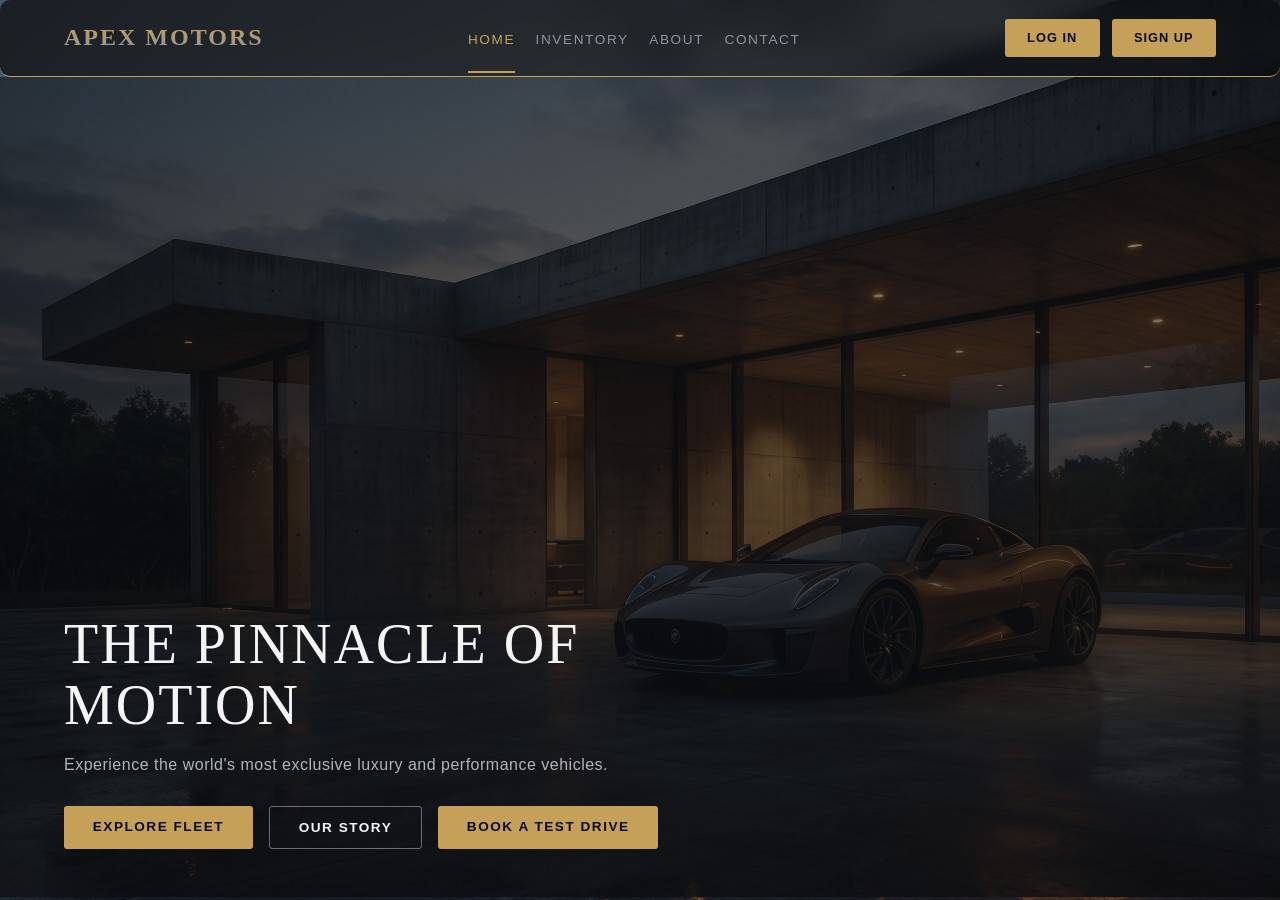
<file: index.html>
<!DOCTYPE html>
<html lang="en">
<head>
    <title>Document</title>
    <link rel="stylesheet" href="statics/css/index.css">
    <link rel="stylesheet" href="statics/css/navbar.css">
</head>
<body>
    
        <nav class="navbar">
            <a href="index.html" class="logo">Apex Motors</a>
            
             <div class="nav-links">
                <p><a href="index.html" class="active">Home</a></p>
                <p><a href="inventory.html">Inventory</a></p>
                <p><a href="about.html">About</a></p>
                <p><a href="contact.html">Contact</a></p>
            </div>
         
            <div class="nav-btns">
                <a href="dbInventory.html" class="nav-btn" id="ownerDashboardLink" hidden>OWNER DASHBOARD</a>
                <a href="API/logout.php" class="nav-btn" id="logoutLink" hidden>LOG OUT</a>
                <a href="login.html" class="nav-btn" id="loginLink">LOG IN</a>
                <a href="signup.html" class="nav-btn" id="signupLink">SIGN UP</a>
            </div>
        </nav>

        <section class="hero">
    <div class="hero-content">
        <h1>The Pinnacle of Motion</h1>
        <p>Experience the world's most exclusive luxury and performance vehicles.</p>
        <div class="hero-buttons">
            <a href="inventory.html" class="btn-primary">Explore Fleet</a>
            <a href="about.html" class="btn-secondary">Our Story</a>
            <a href="reservation.html" class="btn-ternary">Book a Test Drive</a>
        </div>
    </div>
</section>

<script src="statics/js/index.js" defer></script>
</body>
</html>
</file>
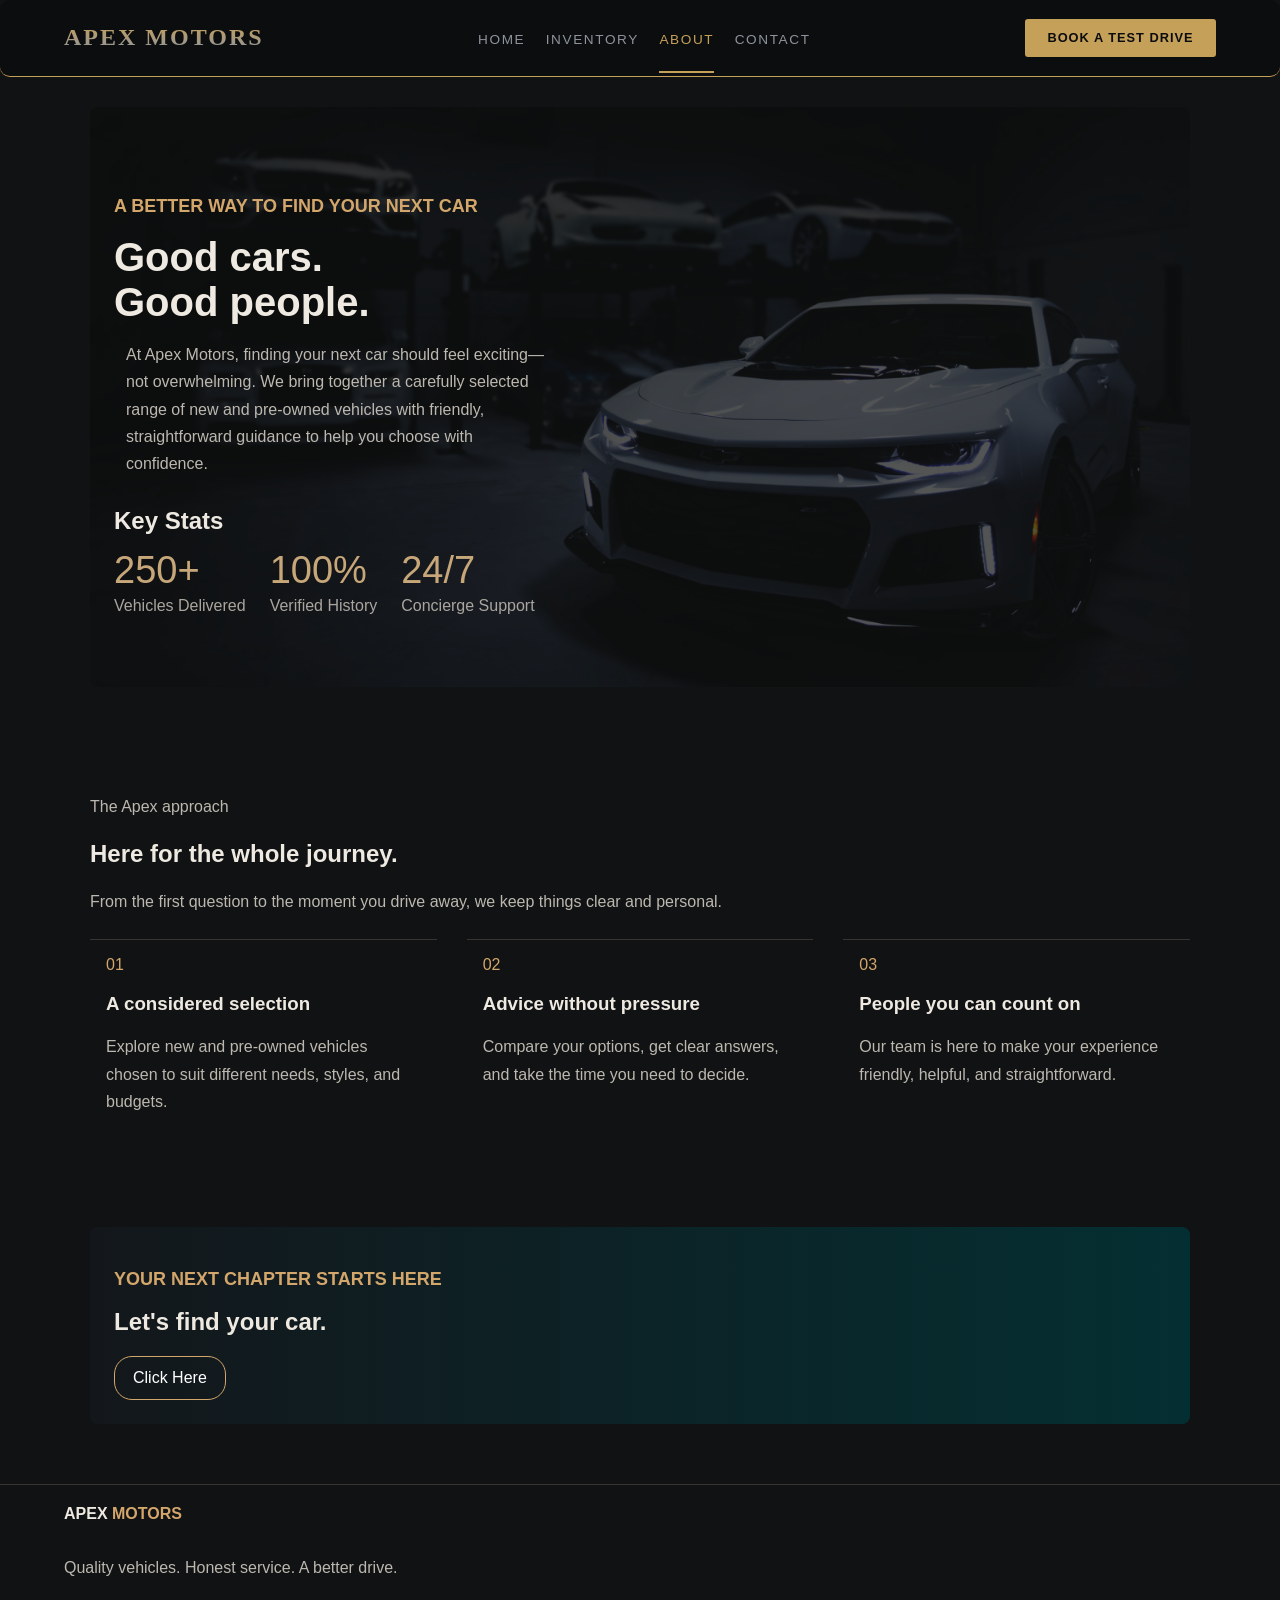
<file: about.html>
<!DOCTYPE html>
<html lang="en">
<head>
  <meta charset="UTF-8" />
  <meta name="viewport" content="width=device-width, initial-scale=1.0" />
  <meta name="description" content="Get to know Apex Motors and our approach to helping you find the right car." />
  <title> About Us </title>
  <link rel="stylesheet" href="statics/css/about.css" />
  <link rel="stylesheet" href="statics/css/navbar.css" />
</head>

<body class="about-page">
    <nav class="navbar" >
      <a href="index.html" class="logo">Apex Motors</a>
        <div class="nav-links">
            <p><a href="index.html">Home</a></p>
            <p><a href="inventory.html">Inventory</a></p>
            <p><a href="about.html" class="active" >About</a></p>
            <p><a href="contact.html">Contact</a></p>
        </div>
      <a href="reservation.html" class="nav-btn">Book a Test Drive</a>
    </nav>
 

  <main>
    <section class="about-section" >
    <div class="about-copy">
        <p class="about-para1">A better way to find your next car</p>
        <h1 id="about-title">Good cars.<br> Good people.</h1>
        <p class="about-introduction">
          At Apex Motors, finding your next car should feel exciting—not overwhelming.
          We bring together a carefully selected range of new and pre-owned vehicles
          with friendly, straightforward guidance to help you choose with confidence.
        </p>

        <section class="key-stats">
            <h2>Key Stats</h2>

            <div class="stats">
                <div>
                <span>250+</span>
                <span>Vehicles Delivered</span>
                </div>

                <div>
                <span>100%</span>
                <span>Verified History</span>
                </div>

                <div>
                <span>24/7</span>
                <span>Concierge Support</span>
                </div>
            </div>
        </section>
            
    </div>

      <figure class="about-photo">
        <img
          src="statics/image/aboutcar.avif" />
        
      </figure>
    </section>

<section class="about-values" >
      <div class="about-section-heading">
        <p class="about-eyebrow">The Apex approach</p>
         <h2 id="values-title">Here for the whole journey.</h2>
        <p>From the first question to the moment you drive away, we keep things clear and personal.</p>
      </div>

    <div class="about-grid">
        <div class="about-card">
            <span class="about-number" >01</span>
           <h3>A considered selection</h3>
          <p>Explore new and pre-owned vehicles chosen to suit different needs, styles, and budgets.</p>
        </div>

        <div  class="about-card">
          <span class="about-number" >02</span>
               <h3>Advice without pressure</h3>
             <p>Compare your options, get clear answers, and take the time you need to decide.</p>
        </div>

        <div class="about-card">
          <span class="about-number" >03</span>
             <h3>People you can count on</h3>
           <p>Our team is here to make your experience friendly, helpful, and straightforward.</p>
        </div>
    </div>

</section>

    <section class="about-cta" >
            <div>
                   <p class="about-para2">Your next chapter starts here</p>
                 <h2 id="h2">Let's find your car.</h2>
            </div>
       <a class="about-button-light"  href="inventory.html">Click Here </a>
    </section>
  </main>

  <footer class="about-footer">
         <a class="about-brand" >APEX <span>MOTORS</span></a>
         <p>Quality vehicles. Honest service. A better drive.</p>
  </footer>

</body>
</html>
</file>
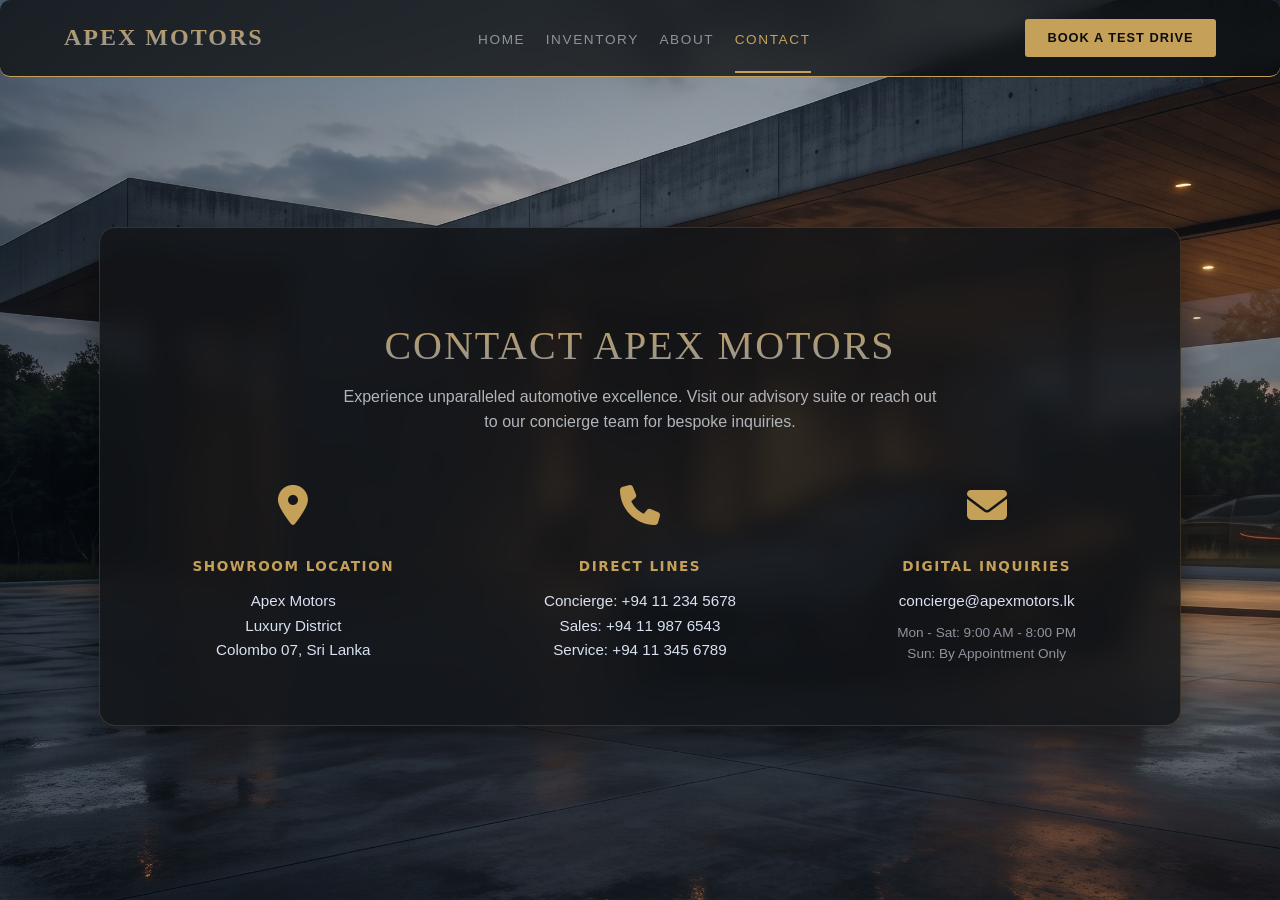
<file: contact.html>
<!DOCTYPE html>
<html lang="en">
<head>
    <meta charset="UTF-8">
    <meta name="viewport" content="width=device-width, initial-scale=1.0">
    <title>Contact | Apex Motors</title>
    <link rel="stylesheet" href="statics/css/index.css">
    <link rel="stylesheet" href="statics/css/contact.css">
    <link rel="stylesheet" href="statics/css/navbar.css" />
    <link rel="stylesheet" href="https://cdnjs.cloudflare.com/ajax/libs/font-awesome/6.7.2/css/all.min.css">
</head>
<body class="contact-page">
    
    <!-- Navigation Bar  -->
    <nav class="navbar">
        <a href="index.html" class="logo">Apex Motors</a>
        
        <div class="nav-links">
            <p><a href="index.html">Home</a></p>
            <p><a href="inventory.html">Inventory</a></p>
            <p><a href="about.html">About</a></p>
            <p><a href="contact.html" class="active">Contact</a></p>
        </div>
     
        <a href="reservation.html" class="nav-btn">Book a Test Drive</a>
    </nav>

    <!-- Contact Content -->
    <div class="contact-container">
        <div class="contact-card">
            
            <div class="contact-header">
                <h2>Contact Apex Motors</h2>
                <p>Experience unparalleled automotive excellence. Visit our advisory suite or reach out to our concierge team for bespoke inquiries.</p>
            </div>

            <div class="contact-grid">
                <!-- Location -->
                <div class="contact-item">
                    <i class="fa-solid fa-location-dot contact-icon"></i>
                    <h3>Showroom Location</h3>
                    <p>Apex Motors<br>Luxury District<br>Colombo 07, Sri Lanka</p>
                </div>

                <!-- Direct Lines -->
                <div class="contact-item">
                    <i class="fa-solid fa-phone contact-icon"></i>
                    <h3>Direct Lines</h3>
                    <p>Concierge: +94 11 234 5678<br>Sales: +94 11 987 6543<br>Service: +94 11 345 6789</p>
                </div>

                <!-- Digital Inquiries -->
                <div class="contact-item">
                    <i class="fa-solid fa-envelope contact-icon"></i>
                    <h3>Digital Inquiries</h3>
                    <p class="email-text">concierge@apexmotors.lk</p>
                    <p class="sub-text">Mon - Sat: 9:00 AM - 8:00 PM<br>Sun: By Appointment Only</p>
                </div>
            </div>

        </div>
    </div>

</body>
</html>
</file>
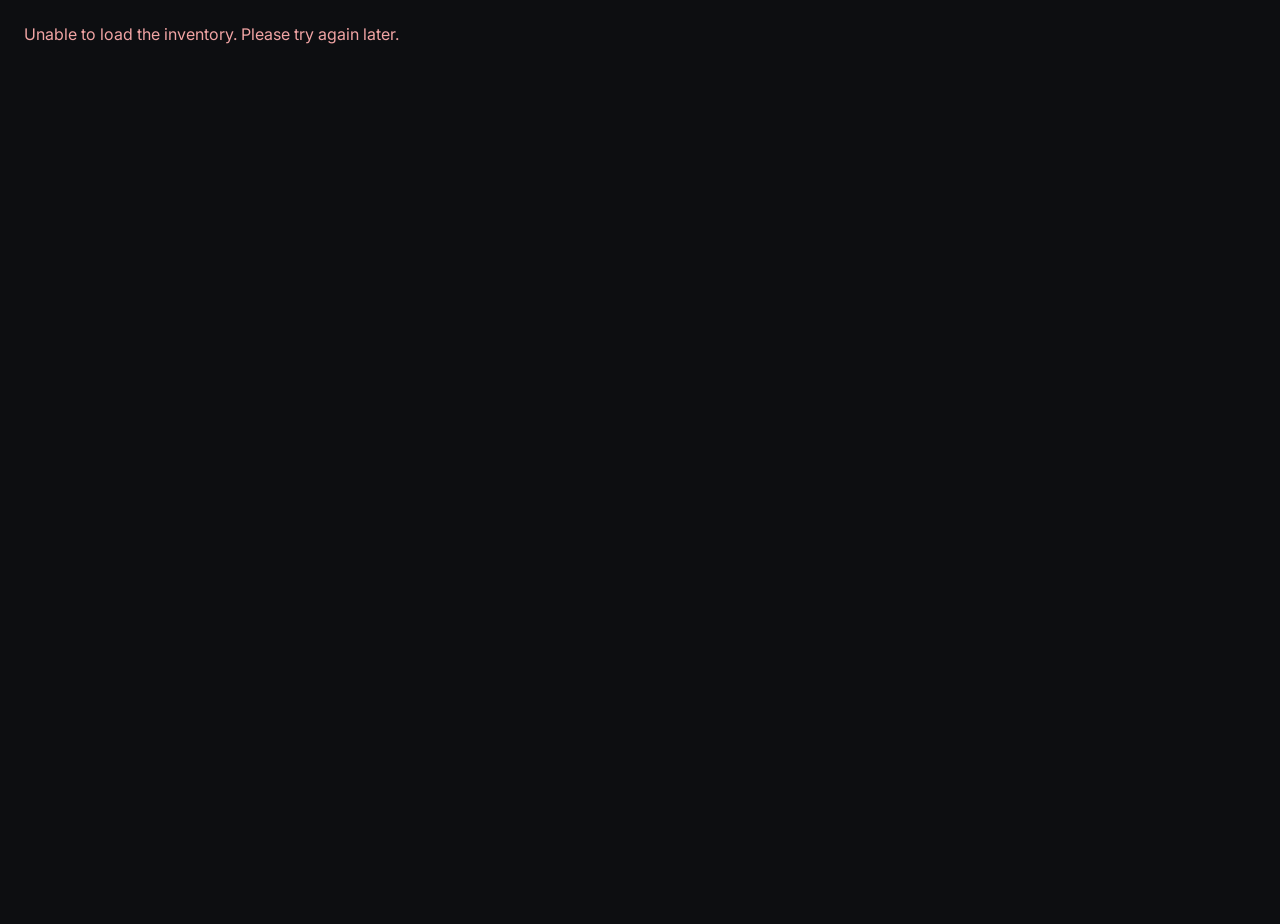
<file: dbInventory.html>
<!DOCTYPE html>
<html lang="en">
<head>
    <meta charset="UTF-8">
    <meta name="viewport" content="width=device-width, initial-scale=1.0">
    <title>Dashboard | Inventory</title>
    <link rel="preconnect" href="https://fonts.googleapis.com">
    <link rel="preconnect" href="https://fonts.gstatic.com" crossorigin>
    <link href="https://fonts.googleapis.com/css2?family=Inter:wght@400;500;600&family=Playfair+Display:wght@500;600;700&display=swap" rel="stylesheet">
    <link rel="stylesheet" href="statics/css/dbInventory.css">
</head>
<body>
    <p id="dashboardMessage" role="status" hidden></p>
    <div class="dashboard-wrapper" id="dashboardWrapper" hidden>
    <!-- SIDEBAR -->
    <aside class="sidebar" id="sidebar">
        <div class="sidebar-top">
            <div class="brand-header">
                <div class="brand">
                    <span>APEX</span>
                    <span>MOTORS</span>
                </div>
                <button class="close-sidebar-btn" id="closeSidebar">&times;</button>
            </div>

            <nav class="nav-menu">
                <a href="dbInventory.html" class="nav-item active">
                    <svg width="18" height="18" viewBox="0 0 24 24" fill="none" stroke="currentColor" stroke-width="2"><rect x="3" y="3" width="7" height="7"/><rect x="14" y="3" width="7" height="7"/><rect x="14" y="14" width="7" height="7"/><rect x="3" y="14" width="7" height="7"/></svg>
                    <span>Inventory</span>
                </a>
                <a href="dbreservation.html" class="nav-item">
                    <svg width="18" height="18" viewBox="0 0 24 24" fill="none" stroke="currentColor" stroke-width="2"><rect x="3" y="4" width="18" height="18" rx="2" ry="2"/><line x1="16" y1="2" x2="16" y2="6"/><line x1="8" y1="2" x2="8" y2="6"/><line x1="3" y1="10" x2="21" y2="10"/></svg>
                    <span>Reservations</span>
                </a>
                <a href="#vehicleFormCard" class="nav-item" id="sidebarAddVehicle">
                    <svg width="18" height="18" viewBox="0 0 24 24" fill="none" stroke="currentColor" stroke-width="2"><circle cx="12" cy="12" r="10"/><line x1="12" y1="8" x2="12" y2="16"/><line x1="8" y1="12" x2="16" y2="12"/></svg>
                    <span>Add Vehicle</span>
                </a>
                <!-- Mobile-only Logout inside nav list -->
                <a href="API/logout.php" class="nav-item mobile-nav-logout">
                    <svg width="18" height="18" viewBox="0 0 24 24" fill="none" stroke="currentColor" stroke-width="2"><path d="M9 21H5a2 2 0 0 1-2-2V5a2 2 0 0 1 2-2h4"/><polyline points="16 17 21 12 16 7"/><line x1="21" y1="12" x2="9" y2="12"/></svg>
                    <span>Logout</span>
                </a>
            </nav>
        </div>

        <!-- Bottom-left Logout Button (Desktop & Sidebar Bottom) -->
        <div class="sidebar-bottom">
            <a href="API/logout.php" class="logout-btn">
                <svg width="18" height="18" viewBox="0 0 24 24" fill="none" stroke="currentColor" stroke-width="2"><path d="M9 21H5a2 2 0 0 1-2-2V5a2 2 0 0 1 2-2h4"/><polyline points="16 17 21 12 16 7"/><line x1="21" y1="12" x2="9" y2="12"/></svg>
                <span>Logout</span>
            </a>
        </div>
    </aside>

    <!-- MAIN CONTENT -->
    <main class="main-content">
        <!-- TOP HEADER / NAVBAR -->
        <header class="top-navbar">
            <div class="header-left">
                <button class="hamburger-btn" id="openSidebar" aria-label="Open Menu">
                    <span></span><span></span><span></span>
                </button>
                <div class="title-block">
                    <span class="subtitle">APEX SHOWROOM</span>
                    <h1>INVENTORY MANAGEMENT</h1>
                </div>
            </div>

            <div class="header-actions">
                <!-- Shown on Desktop, Hidden on Mobile -->
                <button type="button" class="gold-btn desktop-add-btn" onclick="resetForm()">
                    + Add New Vehicle
                </button>
                <!-- Hidden on Desktop, Shown on Mobile -->
                <a href="API/logout.php" class="mobile-header-logout">
                    <svg width="16" height="16" viewBox="0 0 24 24" fill="none" stroke="currentColor" stroke-width="2"><path d="M9 21H5a2 2 0 0 1-2-2V5a2 2 0 0 1 2-2h4"/><polyline points="16 17 21 12 16 7"/><line x1="21" y1="12" x2="9" y2="12"/></svg>
                    Logout
                </a>
            </div>
        </header>

        <!-- CONTENT GRID -->
        <div class="content-grid">
            <!-- LEFT: VEHICLE INVENTORY TABLE -->
            <section class="card table-card">
                <h2>Vehicle Inventory</h2>
                <div class="table-responsive">
                    <table>
                        <thead>
                            <tr>
                                <th>Image</th>
                                <th>Model Name</th>
                                <th>Year</th>
                                <th>Price</th>
                                <th>Status</th>
                                <th>Actions</th>
                            </tr>
                        </thead>
                        <tbody id="vehicleRows"></tbody>
                    </table>
                </div>
            </section>

            <!-- RIGHT: ADD / EDIT VEHICLE FORM -->
            <section class="card form-card" id="vehicleFormCard">
                <h2 id="formTitle">Add New Vehicle</h2>
                <form action="API/actions.php" method="POST" enctype="multipart/form-data" id="vehicleForm">
                    <input type="hidden" name="veh_id" id="veh_id">
                    <input type="hidden" name="existing_image" id="existing_image">

                    <div class="form-group">
                        <label for="make_model">Make & Model</label>
                        <input type="text" id="make_model" name="make_model" placeholder="e.g. Jaguar C-X75" required>
                    </div>

                    <div class="form-group">
                        <label for="year">Year</label>
                        <input type="number" id="year" name="year" placeholder="e.g. 2024" required>
                    </div>

                    <div class="form-group">
                        <label for="price">Price</label>
                        <input type="text" id="price" name="price" placeholder="e.g. 1150000" required>
                    </div>

                    <div class="form-group">
                        <label for="engine">Engine Specs</label>
                        <input type="text" id="engine" name="engine" placeholder="e.g. 3.9L Twin-Turbo V8" required>
                    </div>

                    <div class="form-group">
                        <label>Image Upload</label>
                        <div class="drop-zone" id="dropZone" onclick="document.getElementById('imageInput').click()">
                            <input type="file" name="image" id="imageInput" accept="image/*" hidden>
                            <svg width="22" height="22" viewBox="0 0 24 24" fill="none" stroke="#c5a467" stroke-width="2"><path d="M21 15v4a2 2 0 0 1-2 2H5a2 2 0 0 1-2-2v-4"/><polyline points="17 8 12 3 7 8"/><line x1="12" y1="3" x2="12" y2="15"/></svg>
                            <p id="dropText">Drag-and-drop zone</p>
                        </div>
                    </div>

                    <div class="form-group status-row">
                        <label>Status (<span id="statusLabelText">In Stock</span>)</label>
                        <label class="switch">
                            <input type="checkbox" name="status" id="statusToggle" checked>
                            <span class="slider"></span>
                        </label>
                    </div>

                    <div class="form-buttons">
                        <button type="submit" name="save_vehicle" class="gold-btn save-btn" id="submitBtn">Save Vehicle</button>
                        <button type="button" class="cancel-btn" onclick="resetForm()">Cancel</button>
                    </div>
                </form>
            </section>
        </div>
    </main>
</div>

<script src="statics/js/dbInventory.js" ></script>


</body>
</html>
</file>
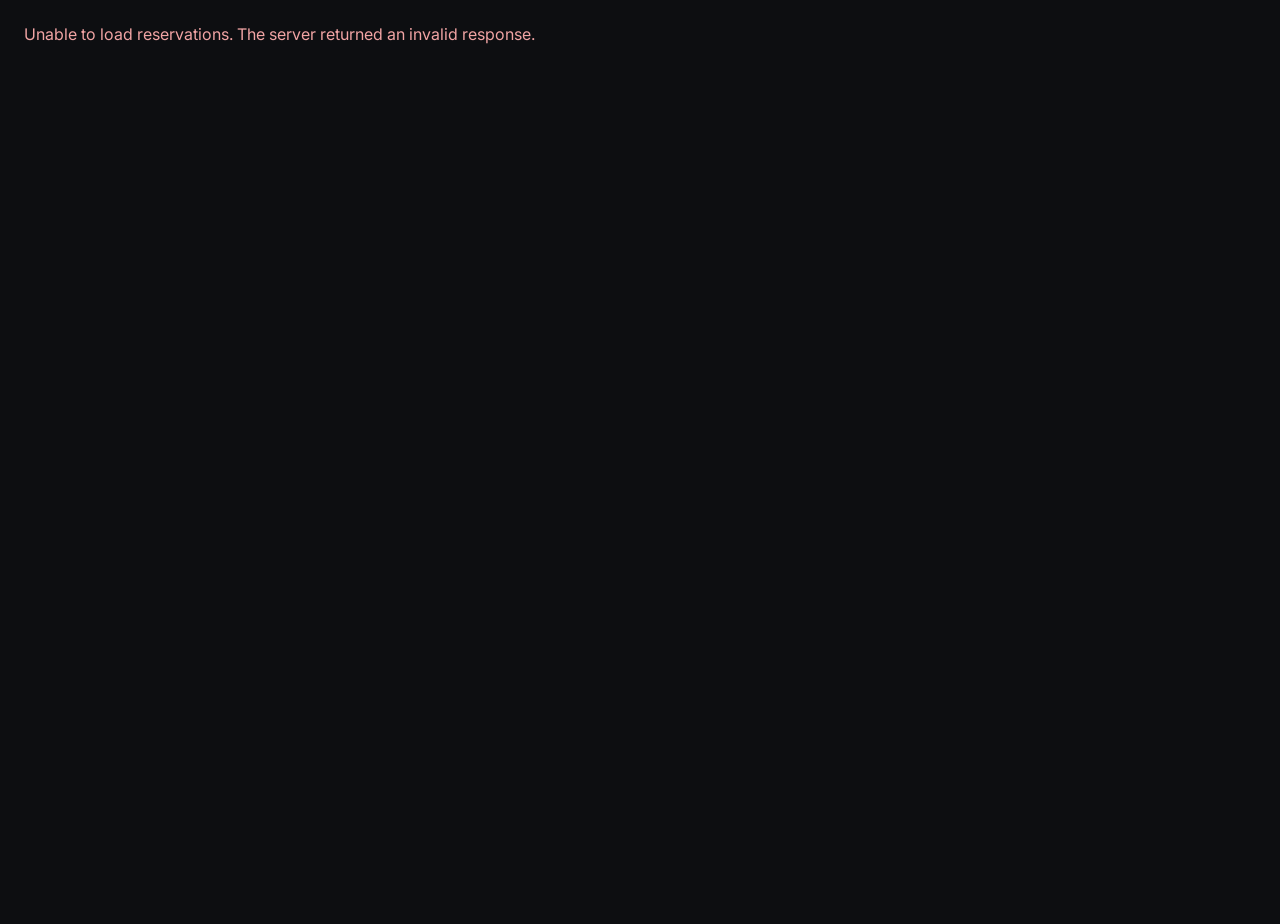
<file: dbreservation.html>
<!DOCTYPE html>
<html lang="en">
<head>
    <meta charset="UTF-8">
    <meta name="viewport" content="width=device-width, initial-scale=1.0">
    <title>Reservations | Apex Motors Owner Dashboard</title>
    <link rel="preconnect" href="https://fonts.googleapis.com">
    <link rel="preconnect" href="https://fonts.gstatic.com" crossorigin>
    <link href="https://fonts.googleapis.com/css2?family=Inter:wght@400;500;600&family=Playfair+Display:wght@500;600;700&display=swap" rel="stylesheet">
    <link rel="stylesheet" href="statics/css/dbInventory.css">
    <link rel="stylesheet" href="statics/css/dbreservation.css">
</head>
<body>
    <p id="dashboardMessage" class="dashboard-message" role="status" hidden></p>
    <div class="dashboard-wrapper" id="dashboardWrapper" hidden>
        <aside class="sidebar" id="sidebar">
            <div class="sidebar-top">
                <div class="brand-header">
                    <div class="brand">
                        <span>APEX</span>
                        <span>MOTORS</span>
                    </div>
                    <button class="close-sidebar-btn" id="closeSidebar" type="button" aria-label="Close menu">&times;</button>
                </div>

                <nav class="nav-menu" aria-label="Owner dashboard">
                    <a href="dbInventory.html" class="nav-item">
                        <svg width="18" height="18" viewBox="0 0 24 24" fill="none" stroke="currentColor" stroke-width="2" aria-hidden="true"><rect x="3" y="3" width="7" height="7"/><rect x="14" y="3" width="7" height="7"/><rect x="14" y="14" width="7" height="7"/><rect x="3" y="14" width="7" height="7"/></svg>
                        <span>Inventory</span>
                    </a>
                    <a href="dbreservation.html" class="nav-item active" aria-current="page">
                        <svg width="18" height="18" viewBox="0 0 24 24" fill="none" stroke="currentColor" stroke-width="2" aria-hidden="true"><rect x="3" y="4" width="18" height="18" rx="2"/><line x1="16" y1="2" x2="16" y2="6"/><line x1="8" y1="2" x2="8" y2="6"/><line x1="3" y1="10" x2="21" y2="10"/></svg>
                        <span>Reservations</span>
                    </a>
                    <a href="dbInventory.html#vehicleFormCard" class="nav-item">
                        <svg width="18" height="18" viewBox="0 0 24 24" fill="none" stroke="currentColor" stroke-width="2" aria-hidden="true"><circle cx="12" cy="12" r="10"/><line x1="12" y1="8" x2="12" y2="16"/><line x1="8" y1="12" x2="16" y2="12"/></svg>
                        <span>Add Vehicle</span>
                    </a>
                    <a href="API/logout.php" class="nav-item mobile-nav-logout">
                        <span>Logout</span>
                    </a>
                </nav>
            </div>

            <div class="sidebar-bottom">
                <a href="API/logout.php" class="logout-btn">
                    <svg width="18" height="18" viewBox="0 0 24 24" fill="none" stroke="currentColor" stroke-width="2" aria-hidden="true"><path d="M9 21H5a2 2 0 0 1-2-2V5a2 2 0 0 1 2-2h4"/><polyline points="16 17 21 12 16 7"/><line x1="21" y1="12" x2="9" y2="12"/></svg>
                    <span>Logout</span>
                </a>
            </div>
        </aside>

        <main class="main-content">
            <header class="top-navbar">
                <div class="header-left">
                    <button class="hamburger-btn" id="openSidebar" type="button" aria-label="Open menu">
                        <span></span><span></span><span></span>
                    </button>
                    <div class="title-block">
                        <span class="subtitle">APEX SHOWROOM</span>
                        <h1>TEST DRIVE RESERVATIONS</h1>
                    </div>
                </div>
                <div class="header-actions">
                    <span class="booking-count" id="bookingCount" aria-live="polite">Loading bookings...</span>
                    <a href="API/logout.php" class="mobile-header-logout">Logout</a>
                </div>
            </header>

            <div class="alert-banner" id="alertBanner" role="alert" hidden></div>

            <section class="card reservation-card" aria-labelledby="bookingsTitle">
                <div class="section-heading">
                    <div>
                        <h2 id="bookingsTitle">Customer Bookings</h2>
                        <p>Review requested test drives and customer contact details.</p>
                    </div>
                </div>

                <div class="empty-state" id="emptyState" hidden>
                    <span class="empty-icon" aria-hidden="true">—</span>
                    <h3>No reservations yet</h3>
                    <p>New test-drive requests will appear here.</p>
                </div>

                <div class="table-responsive reservation-table" id="tableWrapper" hidden>
                    <table>
                        <thead>
                            <tr>
                                <th scope="col">ID</th>
                                <th scope="col">Vehicle</th>
                                <th scope="col">Customer</th>
                                <th scope="col">Contact</th>
                                <th scope="col">Preferred date &amp; time</th>
                                <th scope="col">Customer message</th>
                                <th scope="col">Actions</th>
                            </tr>
                        </thead>
                        <tbody id="reservationsBody"></tbody>
                    </table>
                </div>
            </section>
        </main>
    </div>

    <script src="statics/js/dbreservation.js"></script>
</body>
</html>
</file>
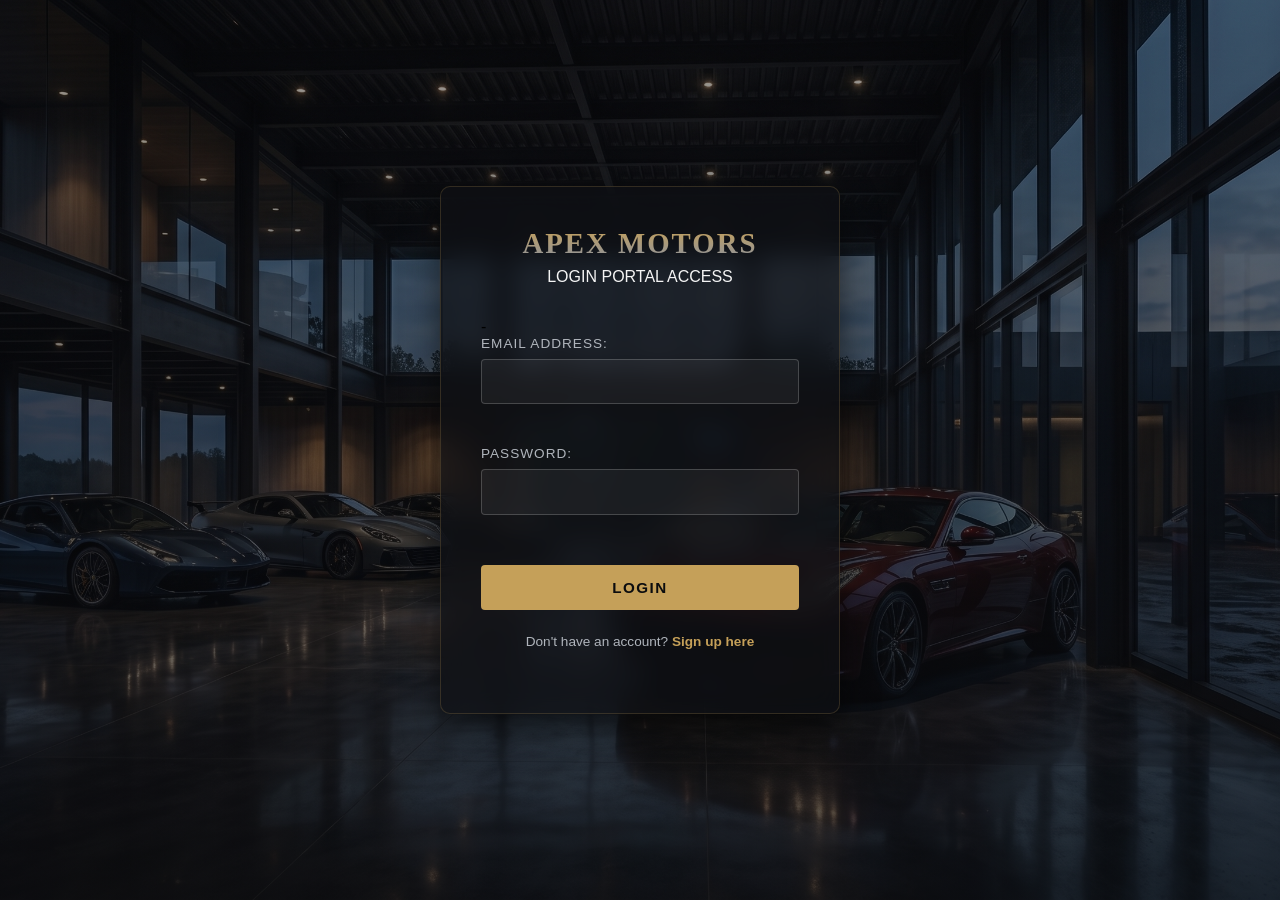
<file: login.html>
<!DOCTYPE html>
<html lang="en">
<head>
    <title>Login</title>
    <link rel="stylesheet" href="statics/css/login.css">
</head>
<body>  
<div class="login-container"> 
    <div class="loginbox">
    <h1>APEX MOTORS</h1>
    <h2>Login Portal Access </h2>-
    <form action="API/login.php" method="post">
       <div class="input">
        <label for="email">Email address:</label>
        <input type="email" id="email" name="email" autocomplete="email" required><br><br>
       </div>
       <div class="input">
        <label for="password">Password:</label>
        <input type="password" id="password" name="password" autocomplete="current-password" required><br><br>
       </div>
       <div class="input-action">
        <input type="submit" value="Login">
       </div>
    <p class="signup-link">Don't have an account? <a href="signup.html">Sign up here</a></p>
    </form>
    <p class="signup-link" id="login-notice" role="status" aria-live="polite"></p>
    </div>
</div>    
<script>
    const loginNotice = document.getElementById('login-notice');
    const loginParams = new URLSearchParams(window.location.search);
    if (loginParams.has('registered')) {
        loginNotice.textContent = 'Account created. You can now log in.';
    } else if (loginParams.get('error') === 'owner_only') {
        loginNotice.textContent = 'Please log in with an owner account to access the dashboard.';
    } else if (loginParams.has('error')) {
        loginNotice.textContent = 'Invalid email or password.';
    }
</script>
</body>
</html>
</file>
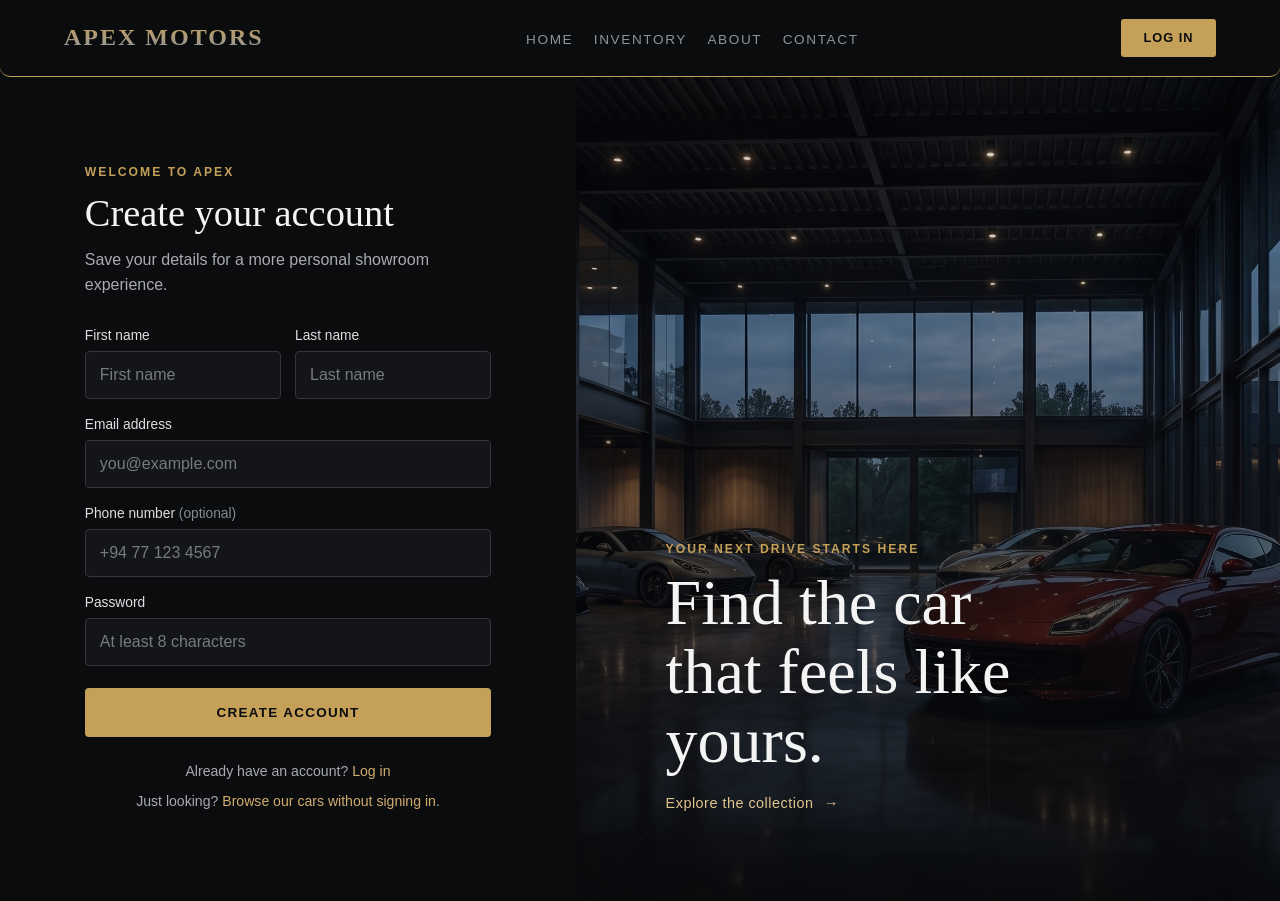
<file: signup.html>
<!DOCTYPE html>
<html lang="en">
<head>
    <meta charset="UTF-8">
    <meta name="viewport" content="width=device-width, initial-scale=1.0">
    <meta name="description" content="Create an Apex Motors account to make your showroom experience personal.">
    <title>Create an Account | Apex Motors</title>
    <link rel="stylesheet" href="statics/css/navbar.css">
    <link rel="stylesheet" href="statics/css/signup.css">
</head>
<body>
    <nav class="navbar">
        <a href="index.html" class="logo">Apex Motors</a>
        <div class="nav-links">
            <p><a href="index.html">Home</a></p>
            <p><a href="inventory.html">Inventory</a></p>
            <p><a href="about.html">About</a></p>
            <p><a href="contact.html">Contact</a></p>
        </div>
        <a href="login.html" class="nav-btn">Log in</a>
    </nav>

    <main class="signup-layout">
        <section class="signup-panel" aria-labelledby="signup-title">
            <p class="eyebrow">Welcome to Apex</p>
            <h1 id="signup-title">Create your account</h1>
            <p class="intro">Save your details for a more personal showroom experience.</p>

            <form class="signup-form" id="signup-form" action="API/signup.php" method="post">
                <div class="name-fields">
                    <div class="form-field">
                        <label for="first-name">First name</label>
                        <input id="first-name" name="first_name" type="text" autocomplete="given-name" maxlength="50" placeholder="First name" required>
                    </div>
                    <div class="form-field">
                        <label for="last-name">Last name</label>
                        <input id="last-name" name="last_name" type="text" autocomplete="family-name" maxlength="50" placeholder="Last name" required>
                    </div>
                </div>

                <div class="form-field">
                    <label for="email">Email address</label>
                    <input id="email" name="email" type="email" autocomplete="email" maxlength="100" placeholder="you@example.com" required>
                </div>

                <div class="form-field">
                    <label for="phone">Phone number <span>(optional)</span></label>
                    <input id="phone" name="phone" type="tel" autocomplete="tel" maxlength="15" placeholder="+94 77 123 4567">
                </div>

                <div class="form-field">
                    <label for="password">Password</label>
                    <input id="password" name="password" type="password" autocomplete="new-password" minlength="8" placeholder="At least 8 characters" required>
                </div>

                <button class="create-account" type="submit">Create account</button>
            </form>

            <p class="form-notice" id="signup-notice" role="status" aria-live="polite"></p>
            <p class="login-prompt">Already have an account? <a href="login.html">Log in</a></p>
            <p class="browse-prompt">Just looking? <a href="inventory.html">Browse our cars without signing in</a>.</p>
        </section>

        <aside class="signup-story" aria-label="Apex Motors showroom">
            <p class="story-kicker">Your next drive starts here</p>
            <h2>Find the car that feels like yours.</h2>
            <a href="inventory.html">Explore the collection <span aria-hidden="true">→</span></a>
        </aside>
    </main>
    <script>
        const signupNotice = document.getElementById("signup-notice");
        const signupParams = new URLSearchParams(window.location.search);
        const signupErrors = {
            invalid: "Check your details. Passwords must be at least 8 characters.",
            email_exists: "An account already exists for that email address.",
            failed: "We could not create your account. Please try again."
        };
        signupNotice.textContent = signupErrors[signupParams.get("error")] || "";
    </script>
</body>
</html>
</file>
<file: statics/css/index.css>
.navbar
{
    display: flex;
    list-style: none;
    justify-content: space-between;
    align-items: center;
    padding: 1.2rem 5%;
    background-color: rgba(11, 12, 14, 0.75);
    backdrop-filter: blur(10px);
    -webkit-backdrop-filter: blur(10px); 
    position: sticky;
    top: 0;
    z-index: 100;
    border-bottom: 1px solid #c5a059;
    border-radius:  10px ;
    
}

.nav-links p {
    display: inline-block;
    margin: 0 0.5rem;
    color: #fff;
    text-decoration: none;
    font-size: 1.2rem;
}
.nav-links a {
    color: #8e939d;
    text-decoration: none;
    font-size: 1.2rem;
    text-transform: uppercase;
    letter-spacing: 1.6px;
    font-size: 0.85rem;
    padding-bottom: 1.5rem;
    transition: color 0.3s ease;
}
.nav-links a.active {
    color: #c5a059;
    border-bottom:2px solid #c5a059;
}

.logo {
   font-family: 'Playfair Display', Georgia, serif;
    font-size: 1.5rem;
    font-weight: bold;
    background: linear-gradient(to bottom, #c5a059, #8e939d);
    background-clip: text;
    -webkit-background-clip: text;
    -webkit-text-fill-color: transparent;
    text-decoration: none;
    text-transform: uppercase;
    letter-spacing: 2px;
}

.nav-btn {
    background-color: #c5a059;
    color: #0b0c0e;
    padding: 0.7rem 1.4rem;
    border-radius: 3px;
    font-size: 0.8rem;
    font-weight: 600;
    text-transform: uppercase;
    letter-spacing: 1px;
    text-decoration: none;
    transition: background-color 0.3s ease;
}

.nav-btn:hover {
    background-color: #d4af37;
}

/*.......................... navigation bar styling finished .................*/

body {
    margin: 0;
    padding: 0;
    font-family: Arial, sans-serif;
    background-image: url('../image/backgroundimage-car.jpg');
    background-size: cover;
    background-position: center;
    background-repeat: no-repeat;
    min-height: 100vh;
}

.hero {
    background: linear-gradient(rgba(11, 12, 14, 0.5), rgba(11, 12, 14, 0.75)), 
                url('../image/backgroundimage-car.jpg');
    background-size: cover;
    background-position: center;
    background-repeat: no-repeat;
    height: calc(100vh - 80px);
    box-sizing: border-box; /* Includes padding in the total height calculation */
    display: flex;
    align-items: flex-end;
    justify-content: flex-start;
    padding: 3rem 5%; /* Slightly reduced vertical padding to fit comfortably */
}

.hero-content {
    max-width: 600px;
}

.hero-content h1 {
    font-family: 'Playfair Display', Georgia, serif;
    font-size: 3.5rem;
    font-weight: 400;
    color: #f4f4f4;
    text-transform: uppercase;
    letter-spacing: 2px;
    line-height: 1.1;
    margin-bottom: 1.2rem;
}

.hero-content p {
    font-family: Arial, sans-serif;
    color: #b0b5bc;
    font-size: 1rem;
    letter-spacing: 0.5px;
    margin-bottom: 2rem;
}

.hero-buttons {
    display: flex;
    gap: 1rem;
}

.btn-primary {
    background-color: #c5a059;
    color: #0b0c0e;
    padding: 0.8rem 1.8rem;
    font-size: 0.85rem;
    font-weight: 600;
    text-decoration: none;
    text-transform: uppercase;
    letter-spacing: 1.5px;
    border-radius: 3px;
    transition: background-color 0.3s ease;
}

.btn-primary:hover {
    background-color: #d4af37;
}

.btn-secondary {
    background-color: transparent;
    color: #f4f4f4;
    border: 1px solid rgba(244, 244, 244, 0.4);
    padding: 0.8rem 1.8rem;
    font-size: 0.85rem;
    font-weight: 600;
    text-decoration: none;
    text-transform: uppercase;
    letter-spacing: 1.5px;
    border-radius: 3px;
    transition: all 0.3s ease;
}

.btn-secondary:hover {
    border-color: #c5a059;
    color: #c5a059;
}

.btn-ternary {
    background-color: #c5a059;
    color: #0b0c0e;
    padding: 0.8rem 1.8rem;
    font-size: 0.85rem;
    font-weight: 600;
    text-decoration: none;
    text-transform: uppercase;
    letter-spacing: 1.5px;
    border-radius: 3px;
    transition: background-color 0.3s ease;
}

.btn-ternary:hover {
    background-color: #d4af37;
}
</file>
<file: statics/css/navbar.css>
.navbar [hidden] {
    display: none !important;
}

.navbar
{
    display: flex;
    list-style: none;
    justify-content: space-between;
    align-items: center;
    padding: 1.2rem 5%;
    background-color: rgba(11, 12, 14, 0.75);
    backdrop-filter: blur(10px);
    -webkit-backdrop-filter: blur(10px); 
    position: sticky;
    top: 0;
    z-index: 100;
    border-bottom: 1px solid #c5a059;
    border-radius:  10px ;
    
}

.nav-links p {
    display: inline-block;
    margin: 0 0.5rem;
    color: #fff;
    text-decoration: none;
    font-size: 1.2rem;
}
.nav-links a {
    color: #8e939d;
    text-decoration: none;
    font-size: 1.2rem;
    text-transform: uppercase;
    letter-spacing: 1.6px;
    font-size: 0.85rem;
    padding-bottom: 1.5rem;
    transition: color 0.3s ease;
}
.nav-links a.active {
    color: #c5a059;
    border-bottom:2px solid #c5a059;
}

.logo {
   font-family: 'Playfair Display', Georgia, serif;
    font-size: 1.5rem;
    font-weight: bold;
    background: linear-gradient(to bottom, #c5a059, #8e939d);
    background-clip: text;
    -webkit-background-clip: text;
    -webkit-text-fill-color: transparent;
    text-decoration: none;
    text-transform: uppercase;
    letter-spacing: 2px;
}

.nav-btn {
    background-color: #c5a059;
    color: #0b0c0e;
    padding: 0.7rem 1.4rem;
    border-radius: 3px;
    font-size: 0.8rem;
    font-weight: 600;
    text-transform: uppercase;
    letter-spacing: 1px;
    text-decoration: none;
    transition: background-color 0.3s ease;
}

.nav-btns {
    display: flex;
    align-items: center;
    gap: 0.75rem;
}

.nav-btn:hover {
    background-color: #d4af37;
}
</file>
<file: statics/css/about.css>
body {
  margin: 0;
  background: #111213;
  color: #eee9e1;
  font-family: Arial, sans-serif;
}


main {
  width: 90%;
  max-width: 1100px;
  margin: 0 auto;
}



.about-section {
  position: relative;
  display: flex;
  align-items: center;
  min-height: 580px;
  margin: 30px 0 60px;
  overflow: hidden;
}

.about-copy {
  position: relative;
  z-index: 1;
  box-sizing: border-box;
  width: 60%;
  padding: 48px 48px 48px 24px;
}

.about-para1,
.about-para2 {
  color: #d3a66b;
  font-size: 18px;
  font-weight: bold;
  text-transform: uppercase;
  
}

.about-copy h1 {
  margin: 15px 0;
  font-size: 48px;
}

.about-introduction,
.about-section-heading p,
.about-card p {
  color: #bcb8b0;
  line-height: 1.7;
}

.about-introduction {
  margin-left: 12px;
  max-width: 48ch;
}

.key-stats {
  margin-top: 30px;
}

.key-stats h2 {
  margin-bottom: 14px;
}

.stats {
  display: flex;
  flex-wrap: wrap;
  gap: 24px;
}

.stats div {
  display: flex;
  flex-direction: column;
  gap: 5px;
  color: #aaa69f;
}

.stats span:first-child {
  color: #c7a779;
  font-size: 38px;
}

.about-photo {
  position: absolute;
  inset: 0;
  width: 100%;
  height: 100%;
  margin: 0;
}

.about-photo::after {
  position: absolute;
  inset: 0;
  background: linear-gradient(
    90deg,
    rgba(17, 18, 19, 0.96) 0%,
    rgba(17, 18, 19, 0.82) 45%,
    rgba(17, 18, 19, 0.12) 100%
  );
  content: "";
}


.about-photo img {
  display: block;
  width: 100%;
  height: 100%;
  border-radius: 8px;
  object-fit: cover;
  object-position: right center;
}

.about-values {
  padding: 30px 0 60px;
}

.about-section-heading {
  margin-bottom: 24px;
}

.about-grid {
  display: flex;
  gap: 30px;
}

.about-card {
  flex: 1;
  padding: 16px;
  border-top: 1px solid #373431;
}

.about-number {
  color: #d3a66b;
}

.about-cta {
  display: flex;
  align-items: center;
  justify-content: space-between;
  gap: 20px;
  margin: 20px 0 60px;
  padding: 24px;
  border-radius: 8px;
   background: linear-gradient(to right, #13171b, #042f32);
  
}

.about-cta h2 {
  margin: 0;
}


.about-button-light {
  padding: 12px 18px;
  border: 1px solid #d3a66b;
  color: #ffffff;
  text-decoration: none;
  border-radius:18px;
  font-weight: 100;
}

.about-footer {
  display: flex;
  align-items: center;
  justify-content: space-between;
  gap: 20px;
  padding: 20px 5%;
  border-top: 1px solid #373431;
}

.about-brand {
  color: #eee9e1;
  font-weight: bold;
  text-decoration: none;
}

.about-brand span {
  color: #d3a66b;
}

.about-footer p {
  color: #bcb8b0;
}

@media (max-width: 700px) {
  .navbar {
    flex-wrap: wrap;
    position: sticky;
  }

  .nav-links {
    order: 1;
    width: 100%;
    flex-wrap: wrap;
    gap: 12px 18px;
  }

  .about-section,
  .about-grid {
    flex-direction: column;
  }

  .about-section {
    min-height: 620px;
  }

  .about-copy {
    width: 100%;
    padding: 32px 24px;
  }

  .about-introduction {
    margin-left: 0;
    
}
  }

  .about-copy h1 {
    font-size: 40px;
  }

  .about-photo::after {
    background: rgba(17, 18, 19, 0.72);
  }

  .about-cta,
  .about-footer {
    align-items: flex-start;
    flex-direction: column;
  }
</file>
<file: statics/css/contact.css>
.contact-container {
    display: flex;
    justify-content: center;
    align-items: center;
    min-height: calc(100vh - 100px); 
    padding: 40px 20px;
    box-sizing: border-box;
}

.contact-card {
    background-color: rgba(18, 20, 24, 0.85);
    backdrop-filter: blur(12px);
    -webkit-backdrop-filter: blur(12px);
    border: 1px solid rgba(197, 160, 89, 0.2);
    border-radius: 16px;
    padding: 60px 40px;
    max-width: 1000px;
    width: 100%;
    box-shadow: 0 20px 40px rgba(0, 0, 0, 0.5);
    text-align: center;
}

.contact-header {
    margin-bottom: 50px;
}

.contact-header h2 {
    font-family: 'Playfair Display', Georgia, serif;
    background: linear-gradient(to bottom, #c5a059, #8e939d);
    background-clip: text;
    -webkit-background-clip: text;
    -webkit-text-fill-color: transparent;
    font-size: 2.5rem;
    font-weight: 400;
    letter-spacing: 2px;
    text-transform: uppercase;
    margin-bottom: 15px;
}

.contact-header p {
    color: #b0b5bc;
    font-family: Arial, sans-serif;
    font-size: 1rem;
    max-width: 600px;
    margin: 0 auto;
    line-height: 1.6;
}

.contact-grid {
    display: grid;
    grid-template-columns: repeat(3, 1fr);
    gap: 40px;
}

.contact-item {
    display: flex;
    flex-direction: column;
    align-items: center;
}

.contact-icon {
    font-size: 2.5rem;
    color: #c5a059;
    margin-bottom: 20px;
}

.contact-item h3 {
    font-family: 'Inter', system-ui, sans-serif;
    color: #c5a059;
    font-size: 0.85rem;
    font-weight: 600;
    letter-spacing: 1.5px;
    text-transform: uppercase;
    margin-bottom: 15px;
}

.contact-item p {
    color: #d9e1f2;
    font-family: Arial, sans-serif;
    font-size: 0.95rem;
    line-height: 1.6;
    margin: 0;
}

.contact-item .email-text {
    color: #d9e1f2;
    margin-bottom: 8px;
}

.contact-item .sub-text {
    color: #8e939d;
    font-size: 0.85rem;
}

@media (max-width: 900px) {
    .contact-grid {
        grid-template-columns: repeat(2, 1fr);
        gap: 30px;
    }
}

@media (max-width: 600px) {
    .contact-card {
        padding: 40px 20px;
    }
    
    .contact-grid {
        grid-template-columns: 1fr;
        gap: 40px;
    }

    .contact-header h2 {
        font-size: 2rem;
    }
}
</file>
<file: statics/css/dbInventory.css>
:root {
    --bg-main: #0d0e11;
    --bg-sidebar: #111215;
    --bg-card: #16181d;
    --bg-input: #111216;
    --border-color: #262930;
    --gold-light: #e3c888;
    --gold-mid: #c5a467;
    --gold-dark: #9c7e44;
    --text-primary: #f1f1f1;
    --text-muted: #8e929b;
}

* {
    box-sizing: border-box;
    margin: 0;
    padding: 0;
}

[hidden] {
    display: none !important;
}

body {
    font-family: 'Inter', sans-serif;
    background-color: var(--bg-main);
    color: var(--text-primary);
    min-height: 100vh;
}

.dashboard-wrapper {
    display: flex;
    min-height: 100vh;
}

/* SIDEBAR */
.sidebar {
    position: fixed;
    top: 0;
    left: 0;
    width: 240px;
    height: 100vh;
    height: 100dvh;
    background-color: var(--bg-sidebar);
    border-right: 1px solid var(--border-color);
    display: flex;
    flex-direction: column;
    justify-content: space-between;
    padding: 32px 0;
    flex-shrink: 0;
    overflow-y: auto;
}

.brand-header {
    padding: 0 28px 36px;
    display: flex;
    justify-content: space-between;
    align-items: center;
}

.brand {
    font-family: 'Playfair Display', serif;
    font-size: 24px;
    line-height: 1.15;
    letter-spacing: 1.5px;
    color: var(--gold-mid);
    display: flex;
    flex-direction: column;
}

.close-sidebar-btn {
    display: none;
    background: none;
    border: none;
    color: var(--text-muted);
    font-size: 28px;
    cursor: pointer;
}

.nav-menu {
    display: flex;
    flex-direction: column;
    gap: 6px;
}

.nav-item {
    display: flex;
    align-items: center;
    gap: 14px;
    padding: 14px 28px;
    color: var(--text-muted);
    text-decoration: none;
    font-size: 14px;
    font-weight: 500;
    transition: all 0.2s ease;
    border-left: 3px solid transparent;
}

.nav-item:hover {
    color: var(--text-primary);
    background: rgba(255, 255, 255, 0.02);
}

.nav-item.active {
    color: var(--gold-light);
    border-left-color: var(--gold-mid);
    background: linear-gradient(90deg, rgba(197, 164, 103, 0.16) 0%, rgba(197, 164, 103, 0) 100%);
}

/* Hide the nav-menu logout on desktop so only the bottom-left logout shows */
.mobile-nav-logout {
    display: none;
}

.sidebar-bottom {
    padding: 0 28px;
}

.logout-btn {
    display: inline-flex;
    align-items: center;
    gap: 12px;
    color: var(--text-muted);
    text-decoration: none;
    font-size: 14px;
    transition: color 0.2s;
}

.logout-btn:hover {
    color: var(--gold-light);
}

/* MAIN CONTENT */
.main-content {
    flex: 1;
    margin-left: 240px;
    padding: 32px 40px;
    background: radial-gradient(circle at top right, #1b1a17 0%, var(--bg-main) 45%);
    overflow-x: hidden;
}

.top-navbar {
    display: flex;
    justify-content: space-between;
    align-items: center;
    margin-bottom: 32px;
}

.header-left {
    display: flex;
    align-items: center;
    gap: 16px;
}

.hamburger-btn {
    display: none;
    flex-direction: column;
    gap: 5px;
    background: none;
    border: none;
    cursor: pointer;
}

.hamburger-btn span {
    width: 24px;
    height: 2px;
    background-color: var(--gold-mid);
    display: block;
}

.title-block .subtitle {
    font-family: 'Playfair Display', serif;
    font-size: 15px;
    color: #b7b9be;
    display: block;
    margin-bottom: 4px;
}

.title-block h1 {
    font-family: 'Playfair Display', serif;
    font-size: 26px;
    font-weight: 500;
    letter-spacing: 1px;
    color: var(--gold-mid);
}

.gold-btn {
    background: linear-gradient(135deg, var(--gold-light) 0%, var(--gold-mid) 100%);
    color: #141414;
    border: none;
    padding: 12px 24px;
    border-radius: 8px;
    font-weight: 600;
    font-size: 14px;
    cursor: pointer;
    box-shadow: 0 4px 15px rgba(197, 164, 103, 0.25);
    transition: transform 0.15s ease, filter 0.15s ease;
}

.gold-btn:hover {
    filter: brightness(1.06);
    transform: translateY(-1px);
}

/* Mobile navbar logout hidden on desktop */
.mobile-header-logout {
    display: none;
    align-items: center;
    gap: 6px;
    color: var(--gold-light);
    border: 1px solid var(--border-color);
    background: var(--bg-card);
    padding: 8px 14px;
    border-radius: 6px;
    text-decoration: none;
    font-size: 13px;
}

/* GRID LAYOUT */
.content-grid {
    display: grid;
    grid-template-columns: 1fr 340px;
    gap: 24px;
    align-items: start;
}

.card {
    background-color: var(--bg-card);
    border: 1px solid var(--border-color);
    border-radius: 14px;
    padding: 24px;
}

.card h2 {
    font-family: 'Playfair Display', serif;
    font-size: 20px;
    font-weight: 500;
    margin-bottom: 20px;
    color: var(--text-primary);
}

/* TABLE */
.table-responsive {
    overflow-x: auto;
}

table {
    width: 100%;
    border-collapse: collapse;
    text-align: left;
}

th {
    color: var(--text-muted);
    font-size: 13px;
    font-weight: 500;
    padding: 12px 10px;
    border-bottom: 1px solid var(--border-color);
}

td {
    padding: 14px 10px;
    font-size: 14px;
    border-bottom: 1px solid rgba(255, 255, 255, 0.04);
    vertical-align: middle;
}

.car-thumb {
    width: 64px;
    height: 40px;
    object-fit: cover;
    border-radius: 6px;
    border: 1px solid var(--border-color);
    display: block;
}

.model-cell {
    font-weight: 500;
}

/* STATUS PILLS */
.status-pill {
    display: inline-flex;
    align-items: center;
    justify-content: space-between;
    gap: 10px;
    padding: 5px 12px;
    border-radius: 999px;
    font-size: 12px;
    font-weight: 500;
    text-decoration: none;
    min-width: 92px;
    transition: opacity 0.2s;
}

.status-pill:hover {
    opacity: 0.85;
}

.status-stock {
    background-color: #214e3e;
    color: #8ce2be;
    border: 1px solid #2d6a54;
}

.status-stock .dot {
    width: 12px;
    height: 12px;
    border-radius: 50%;
    background-color: #e4c686;
}

.status-sold {
    background-color: #4f2626;
    color: #e69d9d;
    border: 1px solid #6e3535;
}

.status-sold .dot {
    width: 12px;
    height: 12px;
    border-radius: 50%;
    background-color: #c28e67;
}

/* ACTION BUTTONS */
.action-group {
    display: flex;
    align-items: center;
    gap: 8px;
}

.action-btn {
    display: inline-flex;
    align-items: center;
    gap: 6px;
    background-color: #21242b;
    border: 1px solid var(--border-color);
    color: #b7bbc4;
    padding: 6px 10px;
    border-radius: 6px;
    font-size: 12px;
    text-decoration: none;
    cursor: pointer;
    transition: all 0.2s;
}

.edit-btn:hover {
    border-color: var(--gold-mid);
    color: var(--gold-light);
}

.delete-btn:hover {
    border-color: #a94442;
    color: #f29b9b;
}

/* RIGHT FORM */
.form-group {
    margin-bottom: 16px;
}

.form-group label {
    display: block;
    font-size: 13px;
    color: #c7cad1;
    margin-bottom: 7px;
}

.form-group input[type="text"],
.form-group input[type="number"] {
    width: 100%;
    background-color: var(--bg-input);
    border: 1px solid var(--border-color);
    border-radius: 7px;
    padding: 10px 12px;
    color: var(--text-primary);
    font-size: 13px;
    outline: none;
}

.form-group input:focus {
    border-color: var(--gold-mid);
}

.drop-zone {
    border: 1px dashed #4a4335;
    background-color: #191815;
    border-radius: 8px;
    padding: 24px 12px;
    text-align: center;
    cursor: pointer;
    transition: border-color 0.2s;
}

.drop-zone:hover,
.drop-zone.dragover {
    border-color: var(--gold-mid);
}

.drop-zone p {
    font-size: 12px;
    color: var(--text-muted);
    margin-top: 8px;
}

.status-row {
    display: flex;
    justify-content: space-between;
    align-items: center;
    margin-top: 18px;
}

.status-row label {
    margin-bottom: 0;
}

/* Toggle Switch */
.switch {
    position: relative;
    display: inline-block;
    width: 44px;
    height: 24px;
}

.switch input {
    opacity: 0;
    width: 0;
    height: 0;
}

.slider {
    position: absolute;
    cursor: pointer;
    inset: 0;
    background-color: #2b2e36;
    border-radius: 24px;
    transition: 0.3s;
}

.slider:before {
    position: absolute;
    content: "";
    height: 18px;
    width: 18px;
    left: 3px;
    bottom: 3px;
    background-color: #888;
    border-radius: 50%;
    transition: 0.3s;
}

input:checked + .slider {
    background-color: #3a3426;
}

input:checked + .slider:before {
    transform: translateX(20px);
    background-color: var(--gold-light);
}

.form-buttons {
    display: grid;
    grid-template-columns: 1fr 1fr;
    gap: 12px;
    margin-top: 22px;
}

.save-btn {
    padding: 11px 14px;
}

.cancel-btn {
    background-color: #262930;
    color: var(--text-primary);
    border: 1px solid var(--border-color);
    border-radius: 8px;
    font-size: 13px;
    font-weight: 500;
    cursor: pointer;
}

.cancel-btn:hover {
    background-color: #31353e;
}

/* RESPONSIVE / MOBILE INTERFACE */
@media (max-width: 1050px) {
    .content-grid {
        grid-template-columns: 1fr;
    }
}

@media (max-width: 768px) {
    .main-content {
        margin-left: 0;
        padding: 20px 16px;
    }

    .hamburger-btn {
        display: flex;
    }

    /* Hide "+ Add New Vehicle" from navbar on mobile */
    .desktop-add-btn {
        display: none;
    }

    /* Place Logout button on navbar in mobile */
    .mobile-header-logout {
        display: inline-flex;
    }

    /* Slide-out Mobile Sidebar */
    .sidebar {
        position: fixed;
        top: 0;
        left: -270px;
        width: 260px;
        z-index: 1000;
        transition: left 0.3s ease;
    }

    .sidebar.open {
        left: 0;
        box-shadow: 10px 0 30px rgba(0, 0, 0, 0.75);
    }

    .close-sidebar-btn {
        display: block;
    }

    /* Keep Inventory, Reservations, Add Vehicle, and Logout in mobile sidebar */
    .mobile-nav-logout {
        display: flex;
    }

    .title-block h1 {
        font-size: 19px;
    }
}
</file>
<file: statics/css/dbreservation.css>
.dashboard-message {
    margin: 24px;
    color: #f1a4a4;
}

.header-actions {
    display: flex;
    align-items: center;
    gap: 12px;
}

.booking-count {
    display: inline-flex;
    align-items: center;
    min-height: 40px;
    padding: 0 16px;
    color: var(--gold-light);
    background: rgba(197, 164, 103, 0.12);
    border: 1px solid rgba(197, 164, 103, 0.35);
    border-radius: 8px;
    font-size: 13px;
    font-weight: 600;
    white-space: nowrap;
}

.reservation-card {
    min-width: 0;
}

.section-heading {
    display: flex;
    justify-content: space-between;
    align-items: flex-start;
    margin-bottom: 20px;
}

.section-heading h2 {
    margin-bottom: 6px;
}

.section-heading p,
.empty-state p {
    color: var(--text-muted);
    font-size: 13px;
}

.alert-banner {
    margin-bottom: 20px;
    padding: 13px 16px;
    color: #f1a4a4;
    background: rgba(120, 45, 45, 0.18);
    border: 1px solid rgba(220, 100, 100, 0.35);
    border-radius: 8px;
    font-size: 14px;
}

.alert-banner[hidden],
.empty-state[hidden],
.reservation-table[hidden] {
    display: none;
}

.veh-cell {
    display: flex;
    align-items: center;
    gap: 12px;
    min-width: 170px;
}

.veh-thumb {
    display: block;
    width: 64px;
    height: 42px;
    object-fit: cover;
    border: 1px solid var(--border-color);
    border-radius: 6px;
    background: #222;
}

.veh-name,
.cust-name {
    color: var(--text-primary);
    font-weight: 600;
}

.veh-year,
.cust-contact {
    margin-top: 3px;
    color: var(--text-muted);
    font-size: 12px;
}

.schedule-pill {
    display: inline-block;
    padding: 6px 10px;
    color: #8ce2be;
    background: rgba(46, 160, 67, 0.14);
    border: 1px solid rgba(46, 160, 67, 0.35);
    border-radius: 20px;
    font-size: 12px;
    white-space: nowrap;
}

.msg-box {
    max-width: 260px;
    color: #d4d4d4;
    font-size: 13px;
    line-height: 1.5;
    overflow-wrap: anywhere;
}

.msg-empty {
    color: var(--text-muted);
    font-style: italic;
}

.btn-delete {
    padding: 7px 12px;
    color: #d4d4d4;
    background: #21242b;
    border: 1px solid var(--border-color);
    border-radius: 6px;
    font-size: 12px;
    cursor: pointer;
    transition: color 0.2s, border-color 0.2s, background 0.2s;
}

.btn-delete:hover {
    color: #f29b9b;
    background: rgba(120, 45, 45, 0.2);
    border-color: #a94442;
}

.empty-state {
    padding: 48px 20px;
    text-align: center;
}

.empty-icon {
    display: inline-flex;
    align-items: center;
    justify-content: center;
    width: 48px;
    height: 48px;
    margin-bottom: 14px;
    color: var(--gold-light);
    background: rgba(197, 164, 103, 0.12);
    border: 1px solid rgba(197, 164, 103, 0.3);
    border-radius: 50%;
}

.empty-state h3 {
    margin-bottom: 7px;
    color: var(--text-primary);
    font-family: 'Playfair Display', serif;
    font-size: 18px;
    font-weight: 500;
}

@media (max-width: 768px) {
    .header-actions {
        gap: 8px;
    }

    .booking-count {
        min-height: 36px;
        padding: 0 10px;
        font-size: 12px;
    }

    .title-block h1 {
        font-size: 19px;
    }

    .reservation-card {
        padding: 18px 14px;
    }
}
</file>
<file: statics/css/login.css>
body, html {
    margin: 0;
    padding: 0;
}

.login-container
{
    display: flex;
    justify-content: center;
    align-items: center;
    min-height: 100vh;
    margin: 0;
    padding: 0;
    height: max-content;
    background: linear-gradient(rgba(11, 12, 14, 0.4), rgba(11, 12, 14, 0.7)),url('../image/loginbg.jpg');
    background-size: cover;
    background-position:center;
    background-repeat:no-repeat;
    font-family:Arial, Helvetica, sans-serif;
    box-sizing:border-box;
}

.loginbox
{
    width:50%;
    max-width: 400px;
    padding:2.5rem;
    background: rgba(15, 17, 20, 0.7);
    backdrop-filter: blur(12px);
    -webkit-backdrop-filter: blur(12px);
    border-radius: 10px;
    border: 1px solid rgba(197, 160, 89, 0.2);
    box-shadow:0px 15px 35px rgba(0,0,0,0.6);
    box-sizing:border-box;
}



h1
{
    font-family: 'Playfair Display', Georgia, serif;
    font-size: 1.8rem;
    font-weight: bold;
    background: linear-gradient(to bottom, #c5a059, #8e939d);
    background-clip: text;
    -webkit-background-clip: text;
    -webkit-text-fill-color: transparent;
    text-transform: uppercase;
    letter-spacing: 2px;
    text-align: center;
    margin-top: 0;
    margin-bottom: 0.5rem;
}

h2
{
   color: #f4f4f4;
   font-size:1rem;
   font-weight:300;
   text-transform:uppercase;
   text-align:center;
   margin-top:0;
   margin-bottom: 2rem;
}

.input {
    margin-bottom: 1.5rem;
    text-align: left;
}

.input label {
    display: block;
    color: #b0b5bc; 
    font-size: 0.85rem;
    text-transform: uppercase;
    letter-spacing: 1px;
    margin-bottom: 0.5rem;
}

.input input {
    width: 100%;
    padding: 0.8rem;
    background-color: rgba(255, 255, 255, 0.05); 
    border: 1px solid rgba(244, 244, 244, 0.2);
    border-radius: 4px;
    color: #f4f4f4; 
    font-size: 1rem;
    outline: none;
    box-sizing: border-box;
    transition: border-color 0.3s ease;
}


.input input:focus {
    border-color: #c5a059; 
}


.input-action {
    margin-top: 2rem;
}

.input-action input[type="submit"] {
    width: 100%;
    background-color: #c5a059; 
    color: #0b0c0e; 
    border: none;
    padding: 0.9rem;
    font-size: 0.95rem;
    font-weight: bold;
    text-transform: uppercase;
    letter-spacing: 1.5px;
    border-radius: 4px;
    cursor: pointer;
    transition: background-color 0.3s ease;
}

.input-action input[type="submit"]:hover {
    background-color: #d4af37; 
}

.signup-link {
    text-align: center;
    margin-top: 1.5rem;
    color: #b0b5bc;
    font-size: 0.85rem;
}

.signup-link a {
    color: #c5a059;
    text-decoration: none;
    font-weight: bold;
}

.signup-link a:hover {
    text-decoration: underline;
}
</file>
<file: statics/css/signup.css>
* {
    box-sizing: border-box;
}

body {
    min-height: 100vh;
    margin: 0;
    background: #0b0c0e;
    color: #f4f4f4;
    font-family: Arial, Helvetica, sans-serif;
}

.signup-layout {
    display: grid;
    grid-template-columns: minmax(420px, 0.9fr) minmax(0, 1.1fr);
    min-height: calc(100vh - 76px);
}

.signup-panel {
    align-self: center;
    width: min(100%, 560px);
    margin: 0 auto;
    padding: 56px clamp(28px, 6vw, 88px);
}

.eyebrow,
.story-kicker {
    margin: 0 0 12px;
    color: #c5a059;
    font-size: 0.76rem;
    font-weight: 700;
    letter-spacing: 2px;
    text-transform: uppercase;
}

.signup-panel h1 {
    margin: 0;
    font-family: Georgia, serif;
    font-size: clamp(2rem, 3vw, 2.7rem);
    font-weight: 400;
}

.intro {
    margin: 12px 0 30px;
    color: #a9abb0;
    line-height: 1.6;
}

.signup-form {
    display: grid;
    gap: 18px;
}

.name-fields {
    display: grid;
    grid-template-columns: 1fr 1fr;
    gap: 14px;
}

.form-field {
    display: grid;
    gap: 8px;
}

.form-field label {
    color: #dedfe1;
    font-size: 0.86rem;
}

.form-field label span {
    color: #858991;
}

.form-field input {
    width: 100%;
    min-height: 48px;
    padding: 12px 14px;
    border: 1px solid #34363a;
    border-radius: 4px;
    outline: none;
    background: #141518;
    color: #f4f4f4;
    font: inherit;
}

.form-field input::placeholder {
    color: #777a80;
}

.form-field input:focus {
    border-color: #c5a059;
    box-shadow: 0 0 0 2px rgba(197, 160, 89, 0.16);
}

.create-account {
    min-height: 49px;
    margin-top: 4px;
    border: 0;
    border-radius: 4px;
    background: #c5a059;
    color: #0b0c0e;
    cursor: pointer;
    font-size: 0.84rem;
    font-weight: 700;
    letter-spacing: 1.3px;
    text-transform: uppercase;
    transition: background-color 0.2s ease;
}

.create-account:hover {
    background: #d4af37;
}

.login-prompt,
.browse-prompt,
.form-notice {
    color: #a9abb0;
    font-size: 0.88rem;
    line-height: 1.6;
    text-align: center;
}

.form-notice {
    margin: 14px 0 0;
    color: #d1ad6f;
}

.login-prompt {
    margin: 23px 0 8px;
}

.browse-prompt {
    margin: 0;
}

.login-prompt a,
.browse-prompt a {
    color: #d1ad6f;
    text-decoration: none;
}

.login-prompt a:hover,
.browse-prompt a:hover {
    text-decoration: underline;
}

.signup-story {
    display: flex;
    flex-direction: column;
    align-items: flex-start;
    justify-content: flex-end;
    min-height: 560px;
    padding: clamp(32px, 7vw, 100px);
    background:
        linear-gradient(0deg, rgba(7, 8, 10, 0.88), rgba(7, 8, 10, 0.06) 80%),
        linear-gradient(90deg, rgba(7, 8, 10, 0.12), rgba(7, 8, 10, 0.12)),
        url("../image/loginbg.jpg") center / cover no-repeat;
}

.signup-story h2 {
    max-width: 13ch;
    margin: 0 0 20px;
    font-family: Georgia, serif;
    font-size: clamp(2.4rem, 5vw, 4.5rem);
    font-weight: 400;
    line-height: 1.08;
}

.signup-story a {
    color: #e2c48f;
    font-size: 0.9rem;
    letter-spacing: 0.5px;
    text-decoration: none;
}

.signup-story a span {
    margin-left: 6px;
}

.signup-story a:hover {
    color: #fff;
}

@media (max-width: 760px) {
    .signup-layout {
        grid-template-columns: 1fr;
    }

    .signup-panel {
        padding: 48px 28px;
    }

    .signup-story {
        min-height: 320px;
    }
}

@media (max-width: 480px) {
    .navbar {
        padding: 1rem 5%;
    }

    .navbar .nav-links {
        display: none;
    }

    .navbar .logo {
        font-size: 1.1rem;
    }

    .navbar .nav-btn {
        padding: 0.65rem 0.9rem;
    }

    .name-fields {
        grid-template-columns: 1fr;
    }
}
</file>
